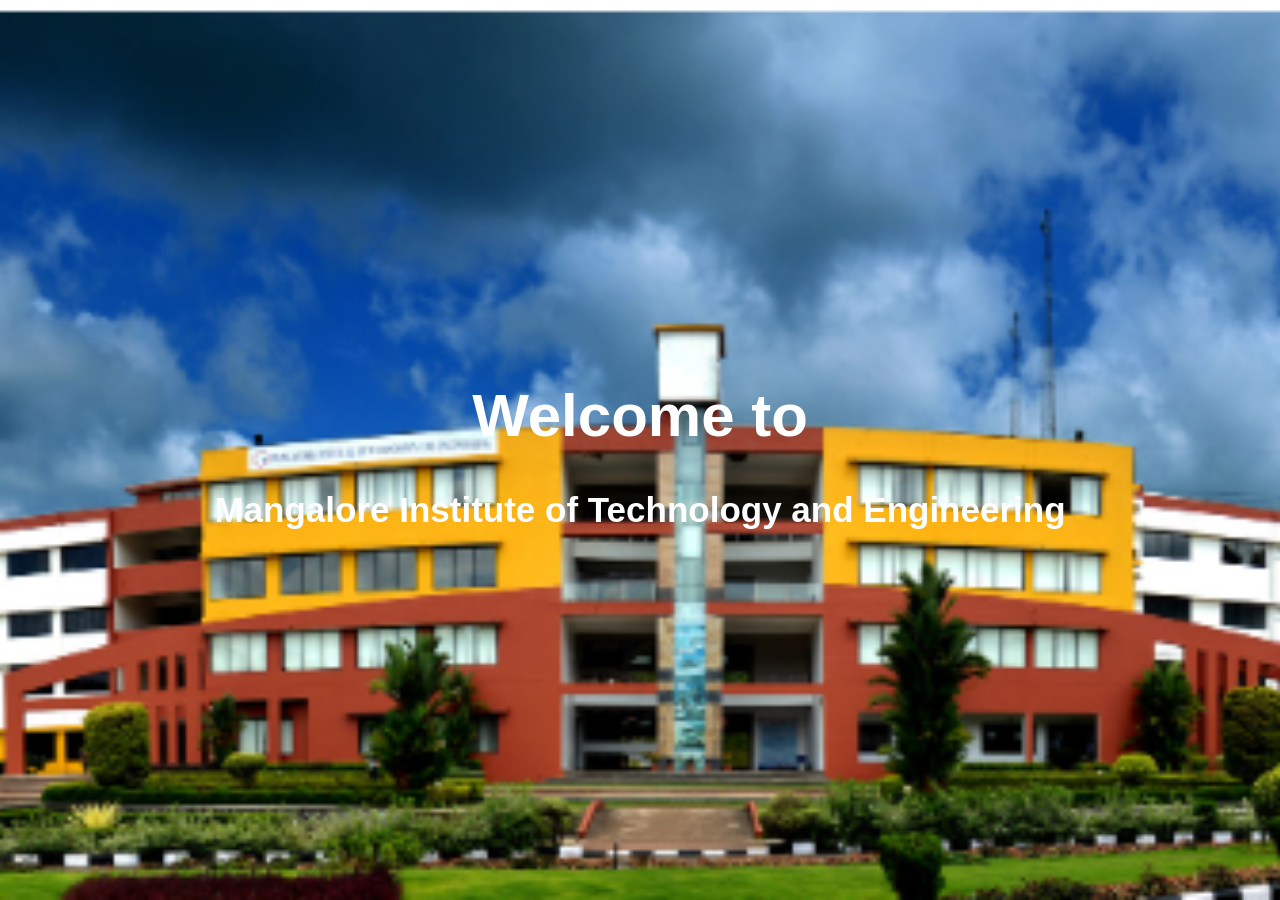
<file: index.html>
<!DOCTYPE html>
<html>

<head>
<title>MITE Campus Guide</title>

<link rel="stylesheet" href="style.css">

<script>
setTimeout(function(){
window.location.href="branches.html";
},4000);   // moves to branch page after 4 seconds
</script>

</head>

<body class="home">

<div class="welcome">

<h1 class="move">Welcome to</h1>

<h2 class="move2">
Mangalore Institute of Technology and Engineering
</h2>

</div>

</body>

</html>
</file>
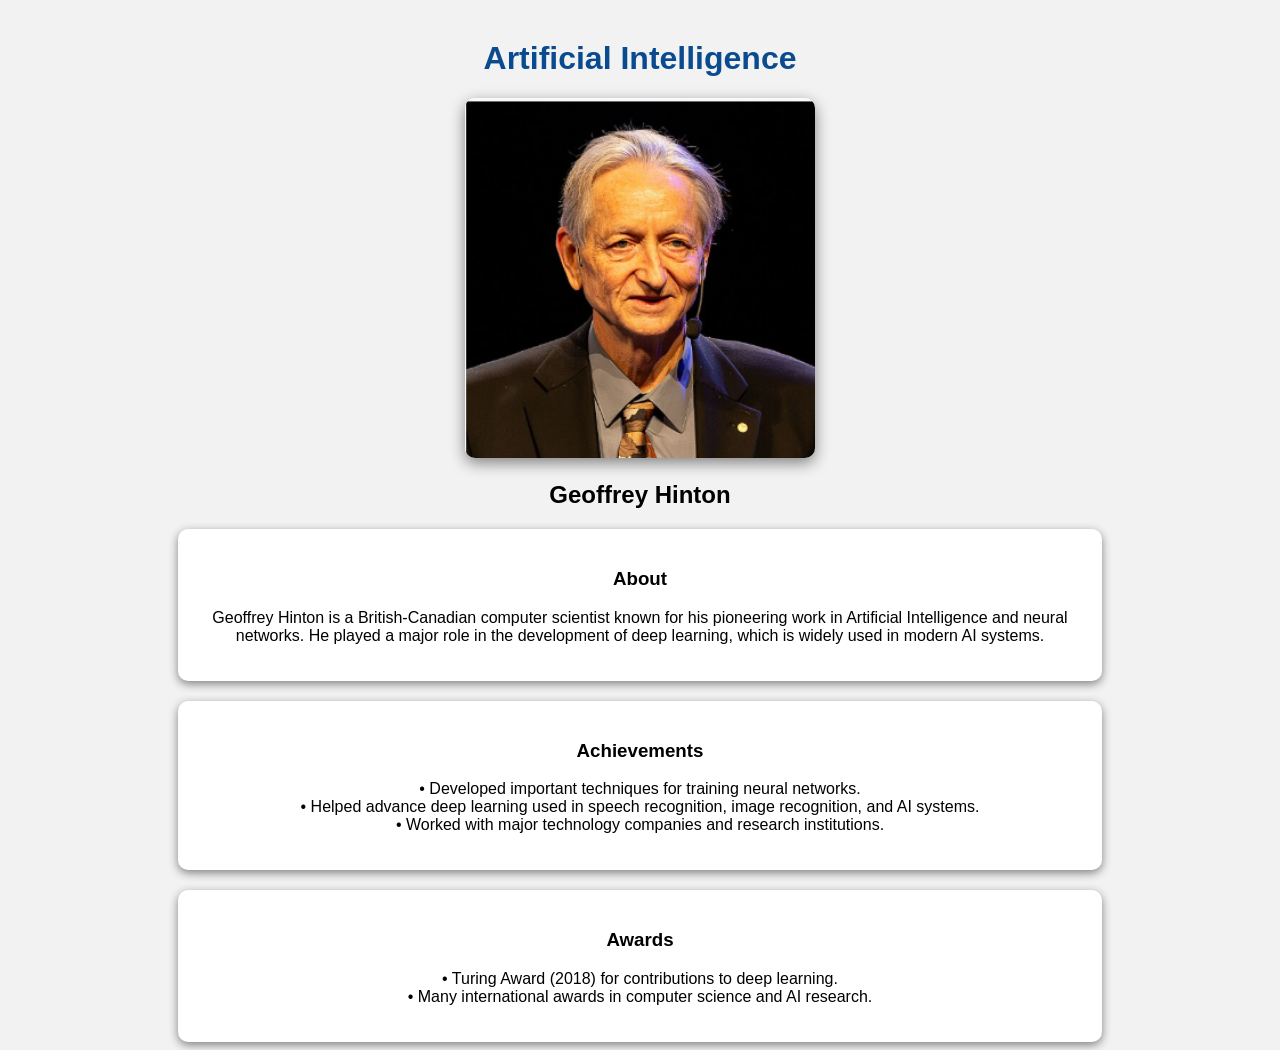
<file: ai.html>
<!DOCTYPE html>
<html>

<head>
<title>Artificial Intelligence Department</title>

<style>

body{
font-family: Arial;
background:#f2f2f2;
text-align:center;
}

.container{
margin-top:40px;
}

img{
width:350px;
border-radius:10px;
box-shadow:0px 5px 15px gray;
}

h1{
color:#0a4b8f;
}

.section{
width:70%;
margin:auto;
margin-top:20px;
background:white;
padding:20px;
border-radius:10px;
box-shadow:0px 3px 10px gray;
}

#reader{
width:300px;
margin:auto;
margin-top:30px;
}

</style>

</head>

<body>

<div class="container">

<h1>Artificial Intelligence</h1>

<img src="hinton.jpg">

<h2>Geoffrey Hinton</h2>

<div class="section">
<h3>About</h3>
<p>
Geoffrey Hinton is a British-Canadian computer scientist known for
his pioneering work in Artificial Intelligence and neural networks.
He played a major role in the development of deep learning,
which is widely used in modern AI systems.
</p>
</div>

<div class="section">
<h3>Achievements</h3>
<p>
• Developed important techniques for training neural networks.<br>
• Helped advance deep learning used in speech recognition,
image recognition, and AI systems.<br>
• Worked with major technology companies and research institutions.
</p>
</div>

<div class="section">
<h3>Awards</h3>
<p>
• Turing Award (2018) for contributions to deep learning.<br>
• Many international awards in computer science and AI research.
</p>
</div>

</div>

</body>
</html>
</file>
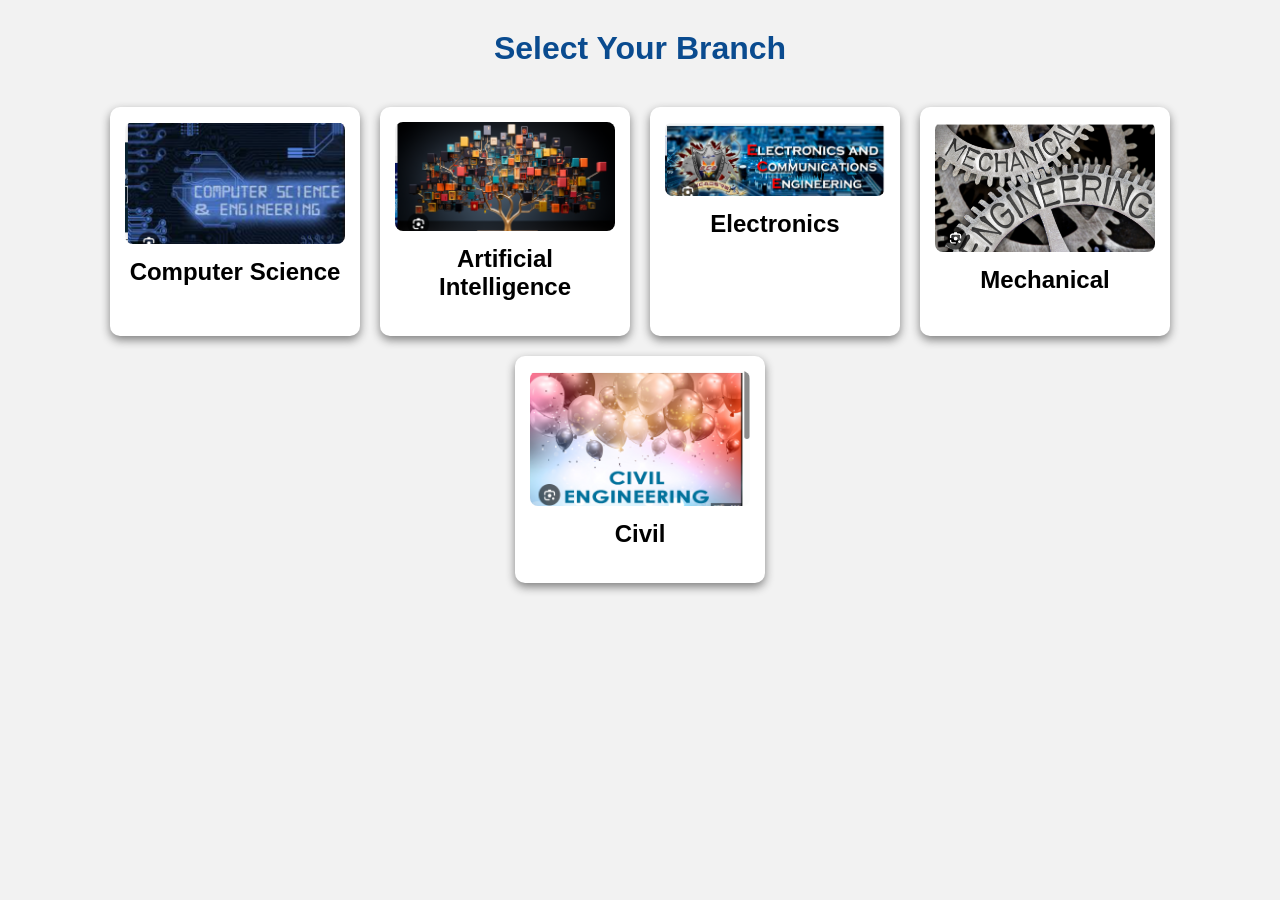
<file: branches.html>
<!DOCTYPE html>
<html>
<head>
<title>Select Branch</title>
<link rel="stylesheet" href="branchstyle.css">
</head>

<body>

<h1>Select Your Branch</h1>

<div class="container">

<a href="cse.html" class="card">
<img src="cse.jpg">
<h2>Computer Science</h2>
</a>

<a href="ai.html" class="card">
<img src="ai.jpg">
<h2>Artificial Intelligence</h2>
</a>

<a href="ece.html" class="card">
<img src="ece.jpg">
<h2>Electronics</h2>
</a>

<a href="mech.html" class="card">
<img src="mech.jpg">
<h2>Mechanical</h2>
</a>

<a href="civil.html" class="card">
<img src="civil.jpg">
<h2>Civil</h2>
</a>

</div>

</body>
</html>
</file>
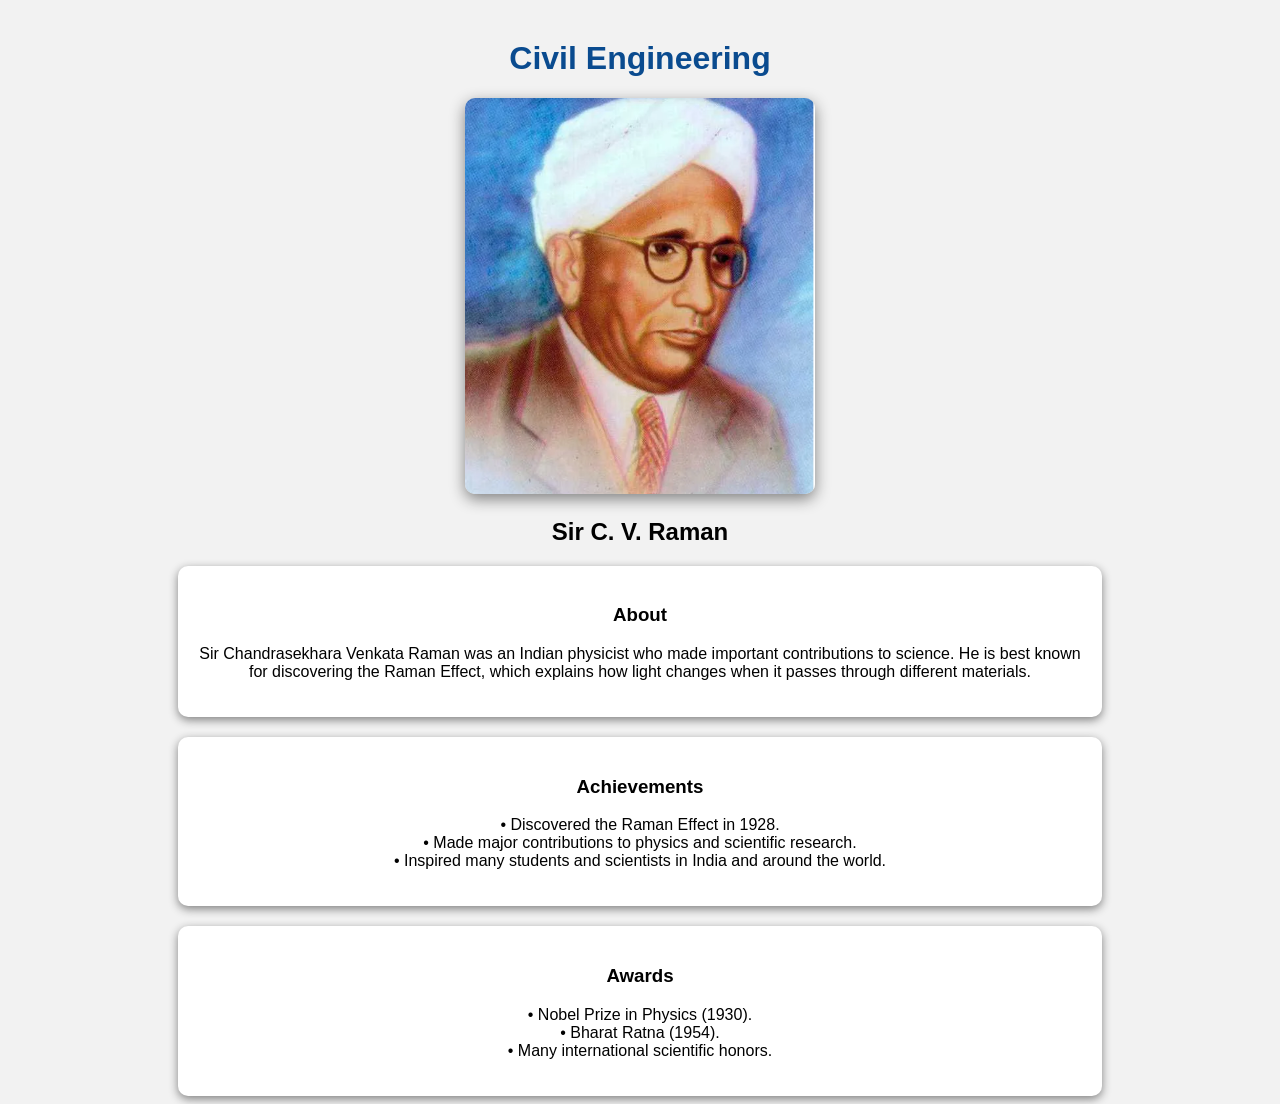
<file: civil.html>
<!DOCTYPE html>
<html>

<head>
<title>Civil Engineering</title>


<style>

body{
font-family: Arial;
background:#f2f2f2;
text-align:center;
}

.container{
margin-top:40px;
}

img{
width:350px;
border-radius:10px;
box-shadow:0px 5px 15px gray;
}

h1{
color:#0a4b8f;
}

.section{
width:70%;
margin:auto;
margin-top:20px;
background:white;
padding:20px;
border-radius:10px;
box-shadow:0px 3px 10px gray;
}

#reader{
width:300px;
margin:auto;
margin-top:30px;
}

</style>

</head>

<body>

<div class="container">

<h1>Civil Engineering</h1>

<img src="cvraman.jpg">

<h2>Sir C. V. Raman</h2>

<div class="section">
<h3>About</h3>
<p>
Sir Chandrasekhara Venkata Raman was an Indian physicist who made
important contributions to science. He is best known for discovering
the Raman Effect, which explains how light changes when it passes
through different materials.
</p>
</div>

<div class="section">
<h3>Achievements</h3>
<p>
• Discovered the Raman Effect in 1928.<br>
• Made major contributions to physics and scientific research.<br>
• Inspired many students and scientists in India and around the world.
</p>
</div>

<div class="section">
<h3>Awards</h3>
<p>
• Nobel Prize in Physics (1930).<br>
• Bharat Ratna (1954).<br>
• Many international scientific honors.
</p>
</div>

</div>
</html>
</file>
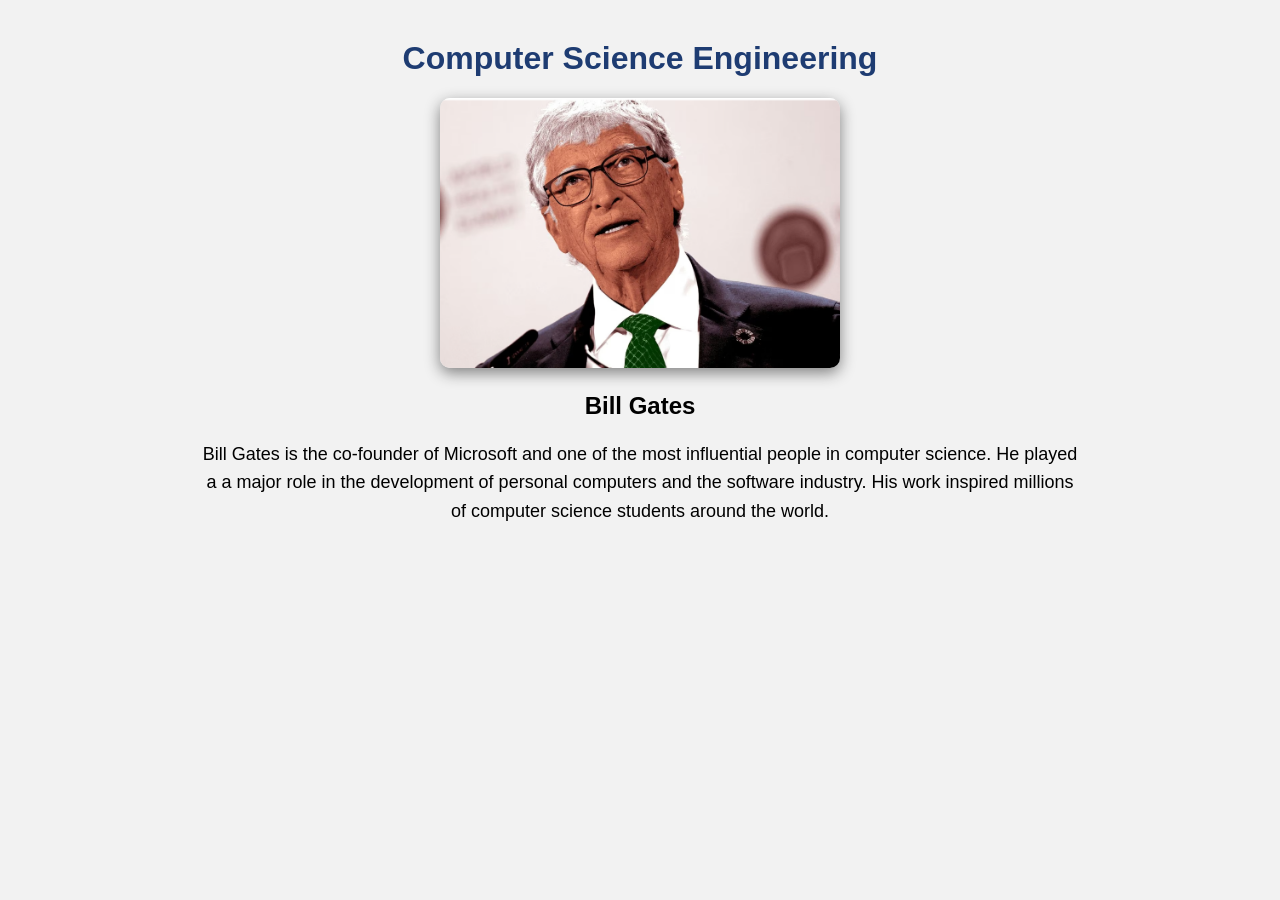
<file: cse.html>
<!DOCTYPE html>
<html>

<head>
<title>CSE Department</title>

<style>

body{
font-family: Arial;
text-align:center;
background:#f2f2f2;
}

.container{
margin-top:40px;
}

img{
width:400px;
border-radius:10px;
box-shadow:0px 5px 15px gray;
}

h1{
color:#1e3c72;
}

p{
width:70%;
margin:auto;
font-size:18px;
line-height:1.6;
}

</style>

</head>

<body>

<div class="container">

<h1>Computer Science Engineering</h1>

<img src="billgates.jpg">

<h2>Bill Gates</h2>

<p>
Bill Gates is the co-founder of Microsoft and one of the most influential
people in computer science. He played a a major role in the development of
personal computers and the software industry. His work inspired millions of
computer science students around the world.
</p>

</div>

</body>

</html>
</file>
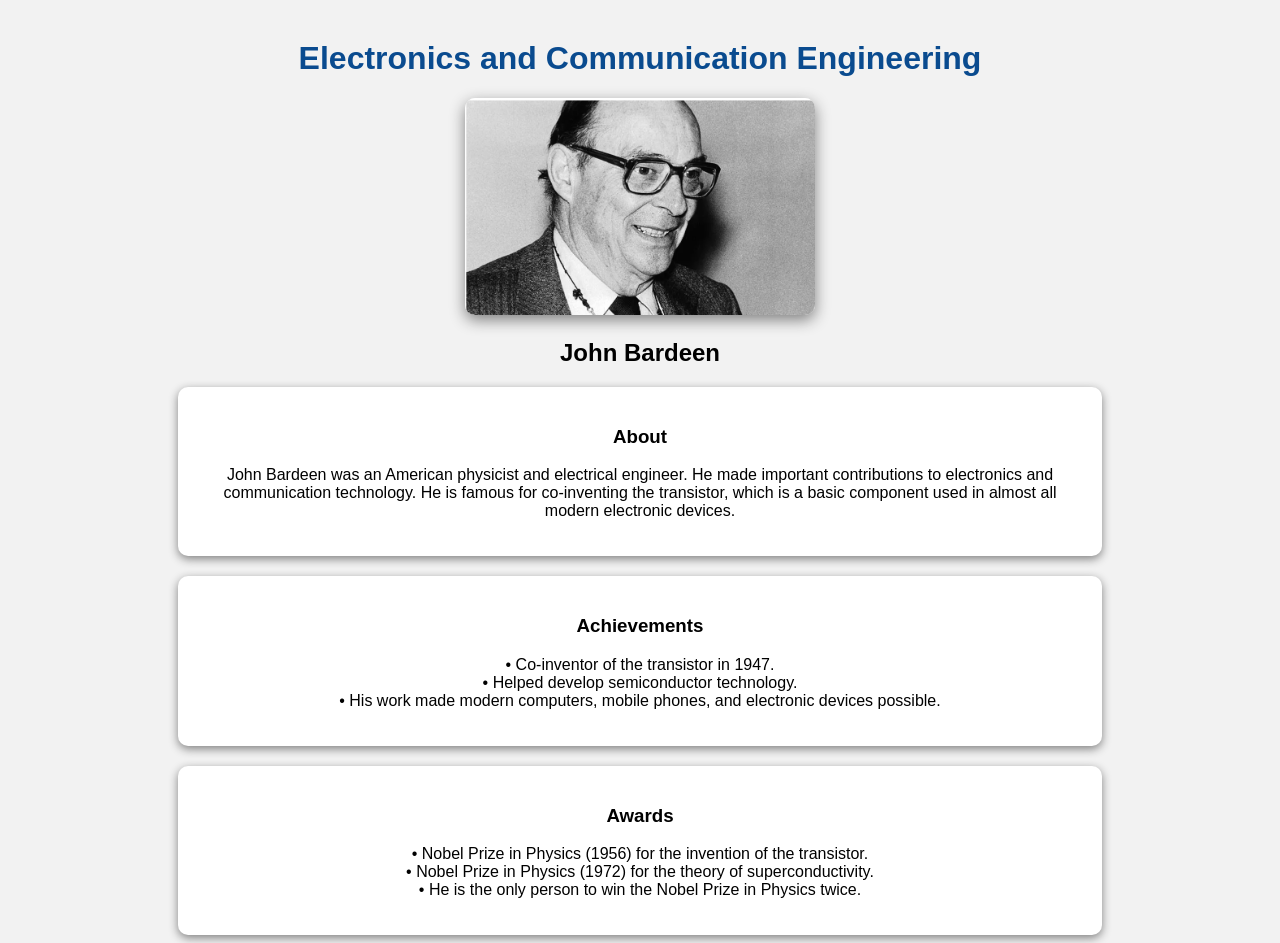
<file: ece.html>
<!DOCTYPE html>
<html>

<head>
<title>ECE Department</title>



<style>

body{
font-family: Arial;
background:#f2f2f2;
text-align:center;
}

.container{
margin-top:40px;
}

img{
width:350px;
border-radius:10px;
box-shadow:0px 5px 15px gray;
}

h1{
color:#0a4b8f;
}

.section{
width:70%;
margin:auto;
margin-top:20px;
background:white;
padding:20px;
border-radius:10px;
box-shadow:0px 3px 10px gray;
}

#reader{
width:300px;
margin:auto;
margin-top:30px;
}

</style>

</head>

<body>

<div class="container">

<h1>Electronics and Communication Engineering</h1>

<img src="johnbardeen.jpg">

<h2>John Bardeen</h2>

<div class="section">
<h3>About</h3>
<p>
John Bardeen was an American physicist and electrical engineer.
He made important contributions to electronics and communication
technology. He is famous for co-inventing the transistor, which
is a basic component used in almost all modern electronic devices.
</p>
</div>

<div class="section">
<h3>Achievements</h3>
<p>
• Co-inventor of the transistor in 1947.<br>
• Helped develop semiconductor technology.<br>
• His work made modern computers, mobile phones, and electronic
devices possible.
</p>
</div>

<div class="section">
<h3>Awards</h3>
<p>
• Nobel Prize in Physics (1956) for the invention of the transistor.<br>
• Nobel Prize in Physics (1972) for the theory of superconductivity.<br>
• He is the only person to win the Nobel Prize in Physics twice.
</p>
</div>



</html>
</file>
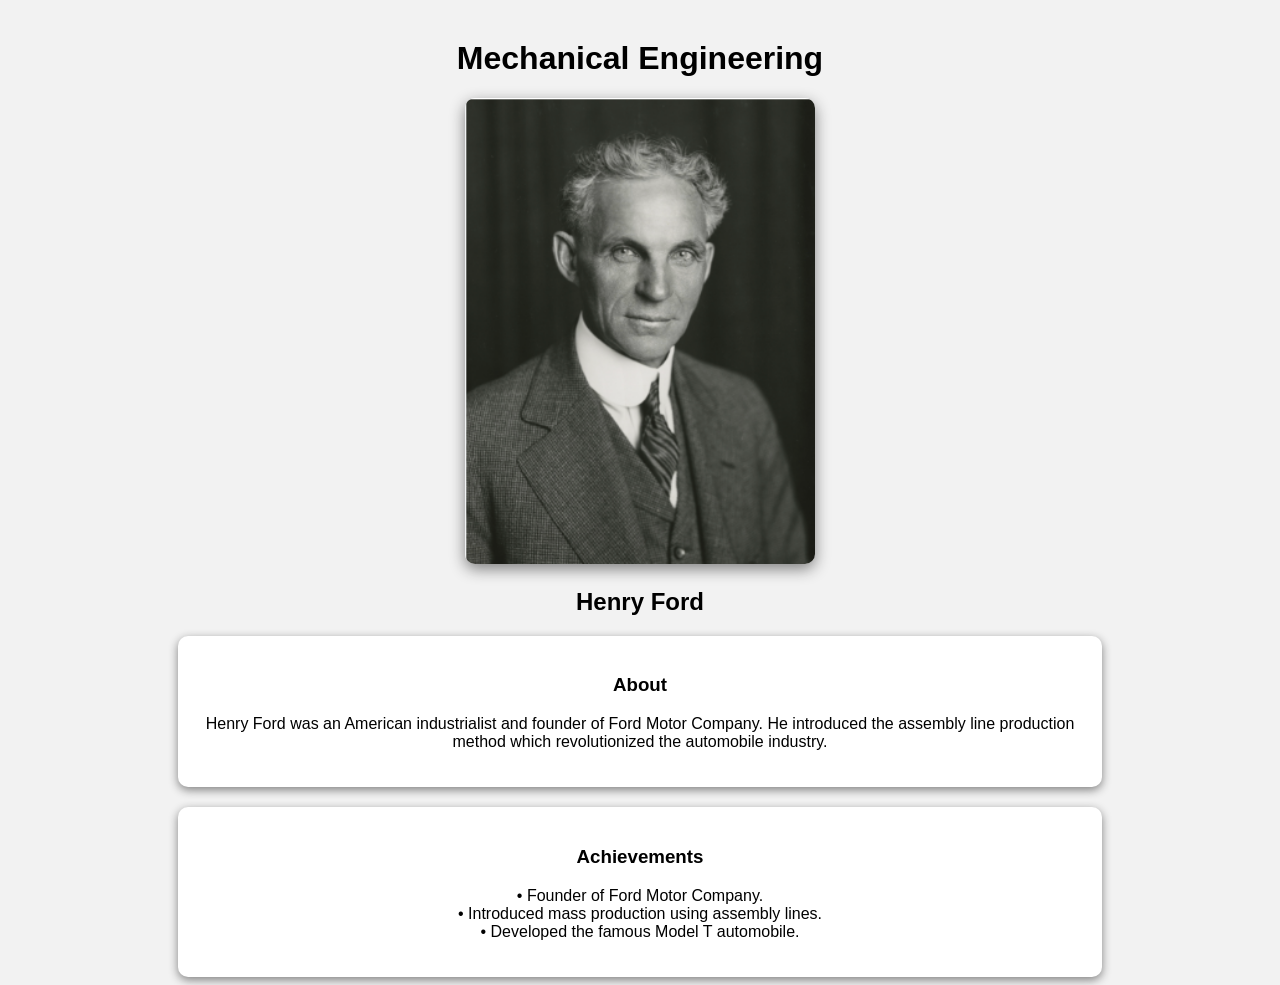
<file: mech.html>
<!DOCTYPE html>
<html>

<head>
<title>Mechanical Engineering</title>


<style>

body{
font-family: Arial;
background:#f2f2f2;
text-align:center;
}

.container{
margin-top:40px;
}

img{
width:350px;
border-radius:10px;
box-shadow:0px 5px 15px gray;
}

.section{
width:70%;
margin:auto;
margin-top:20px;
background:white;
padding:20px;
border-radius:10px;
box-shadow:0px 3px 10px gray;
}

#reader{
width:300px;
margin:auto;
margin-top:30px;
}

</style>

</head>

<body>

<div class="container">

<h1>Mechanical Engineering</h1>

<img src="henryford.jpg">

<h2>Henry Ford</h2>

<div class="section">
<h3>About</h3>
<p>
Henry Ford was an American industrialist and founder of Ford Motor Company.
He introduced the assembly line production method which revolutionized the
automobile industry.
</p>
</div>

<div class="section">
<h3>Achievements</h3>
<p>
• Founder of Ford Motor Company.<br>
• Introduced mass production using assembly lines.<br>
• Developed the famous Model T automobile.
</p>
</div>



</html>
</file>
<file: style.css>
body{
margin:0;
font-family:Arial;
}

.home{
background-image:url("mite.jpg");
background-size:cover;
background-position:center;
height:100vh;
display:flex;
justify-content:center;
align-items:center;
text-align:center;
color:white;
}

/* moving text animation */

.move{
font-size:60px;
animation:slide 2s ease-in-out infinite alternate;
}

.move2{
font-size:35px;
animation:slide2 2s ease-in-out infinite alternate;
}

@keyframes slide{
0%{transform:translateX(-50px);}
100%{transform:translateX(50px);}
}

@keyframes slide2{
0%{transform:translateY(-20px);}
100%{transform:translateY(20px);}
}
</file>
<file: branchstyle.css>
body{
font-family: Arial;
background:#f2f2f2;
text-align:center;
}

h1{
margin-top:30px;
color:#0a4b8f;
}

.container{
display:flex;
flex-wrap:wrap;
justify-content:center;
gap:20px;
margin-top:40px;
}

.card{
width:220px;
background:white;
border-radius:10px;
box-shadow:0px 4px 10px gray;
text-decoration:none;
color:black;
padding:15px;
transition:0.3s;
}

.card:hover{
transform:scale(1.05);
}

.card img{
width:100%;
border-radius:8px;
}

.card h2{
margin-top:10px;
}
</file>
